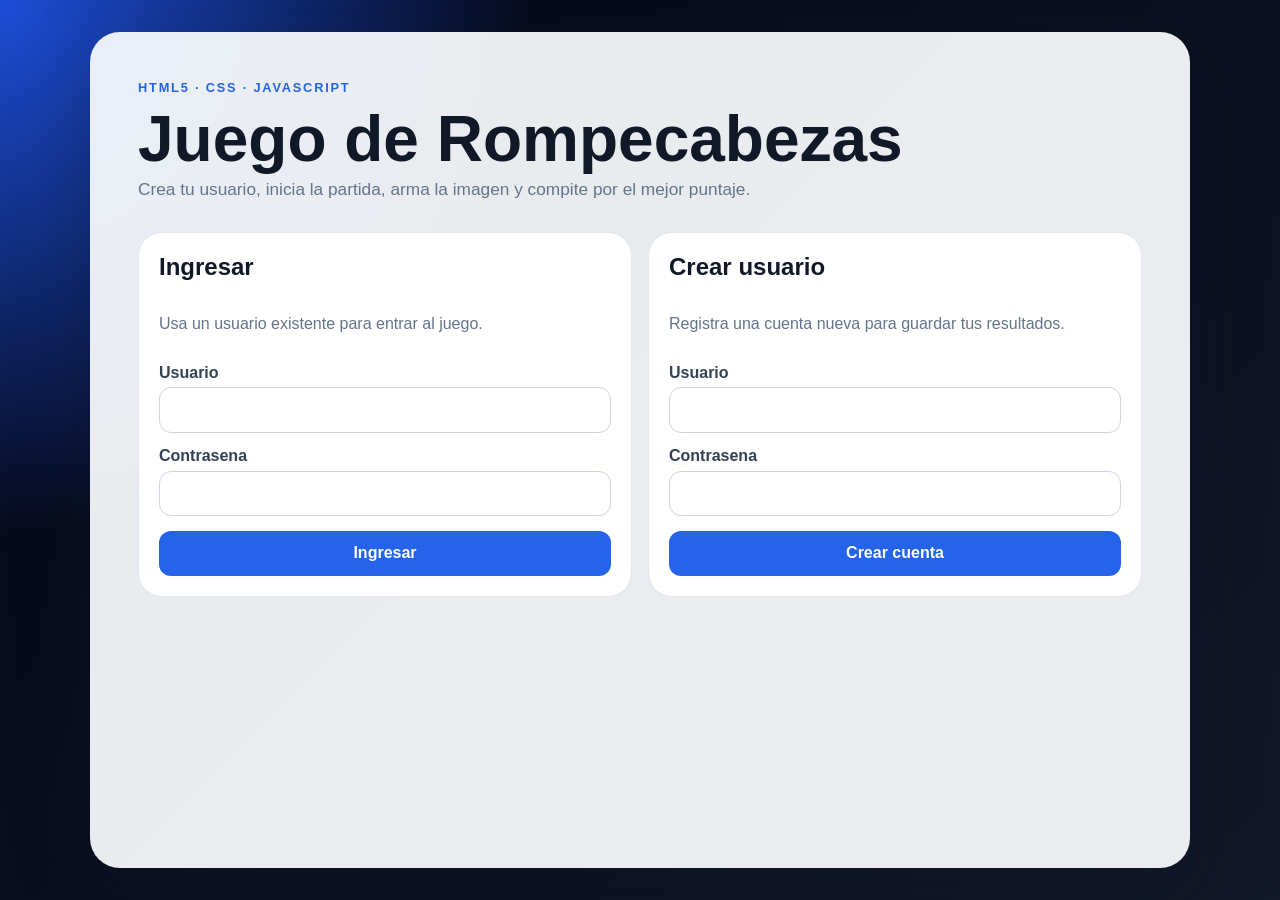
<file: index.html>
<!DOCTYPE html>
<html lang="es">
<head>
  <meta charset="UTF-8">
  <meta name="viewport" content="width=device-width, initial-scale=1.0">
  <title>Juego de Rompecabezas</title>
  <link rel="stylesheet" href="css/styles.css">
</head>
<body>
  <main class="app-shell">
    <section class="hero-card">
      <p class="eyebrow">HTML5 · CSS · JavaScript</p>
      <h1>Juego de Rompecabezas</h1>
      <p class="intro">Crea tu usuario, inicia la partida, arma la imagen y compite por el mejor puntaje.</p>
      <div id="app" class="app-view"></div>
    </section>
  </main>
  <script src="js/app.js"></script>
</body>
</html>
</file>
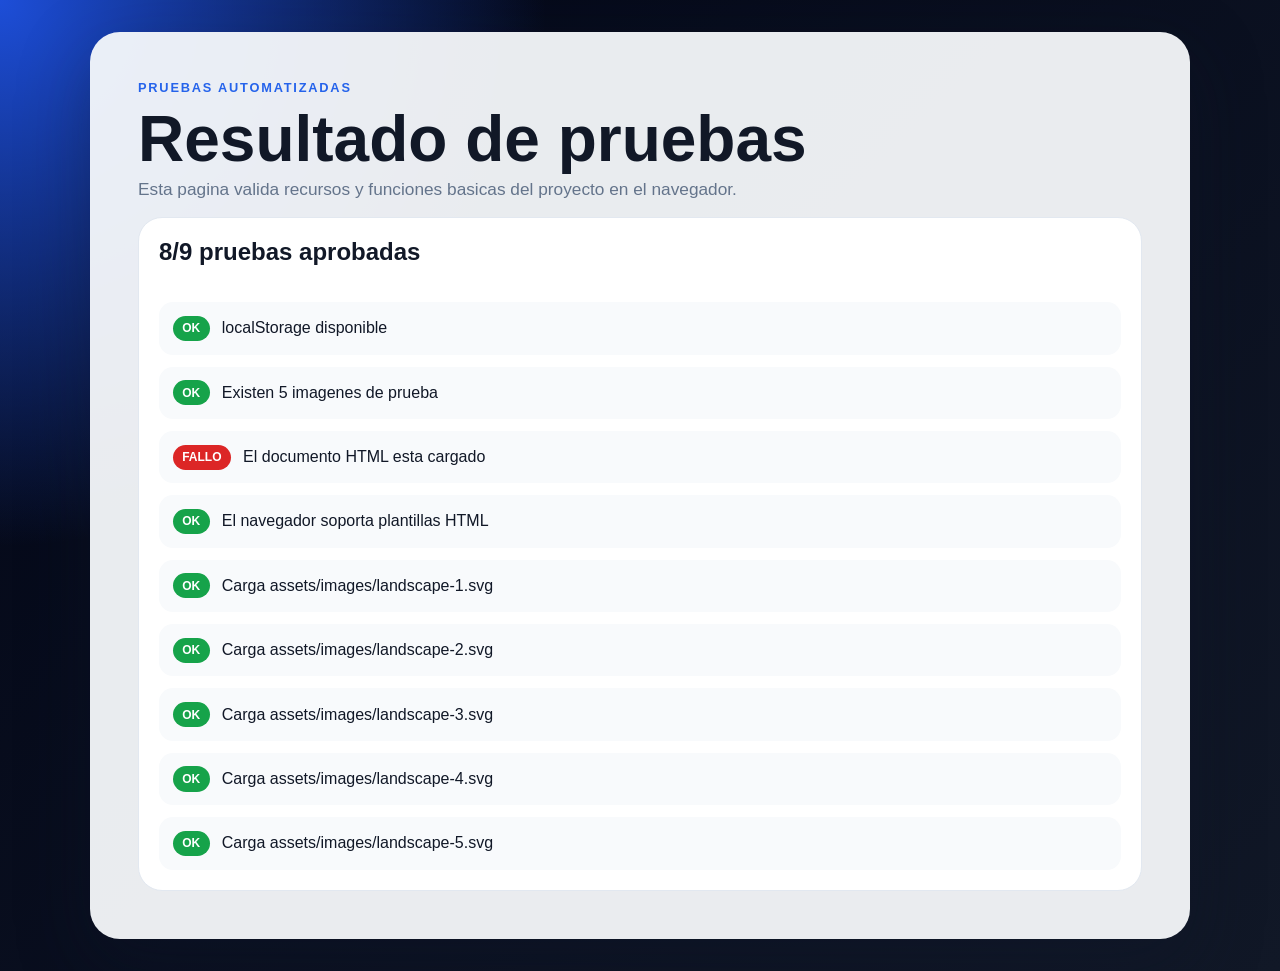
<file: tests.html>
<!DOCTYPE html>
<html lang="es">
<head>
  <meta charset="UTF-8">
  <meta name="viewport" content="width=device-width, initial-scale=1.0">
  <title>Pruebas - Juego de Rompecabezas</title>
  <link rel="stylesheet" href="css/styles.css">
</head>
<body>
  <main class="app-shell">
    <section class="hero-card">
      <p class="eyebrow">Pruebas automatizadas</p>
      <h1>Resultado de pruebas</h1>
      <p class="intro">Esta pagina valida recursos y funciones basicas del proyecto en el navegador.</p>
      <div id="test-results" class="panel test-results"></div>
    </section>
  </main>
  <script src="js/tests.js"></script>
</body>
</html>
</file>
<file: css/styles.css>
:root {
  --bg: #111827;
  --panel: #f8fafc;
  --panel-dark: #1f2937;
  --primary: #2563eb;
  --primary-dark: #1d4ed8;
  --accent: #f59e0b;
  --text: #111827;
  --muted: #64748b;
  --white: #ffffff;
  --danger: #dc2626;
  --success: #16a34a;
  --shadow: 0 24px 70px rgba(15, 23, 42, 0.35);
}

* {
  box-sizing: border-box;
}

body {
  min-height: 100vh;
  margin: 0;
  font-family: Arial, Helvetica, sans-serif;
  color: var(--text);
  background: radial-gradient(circle at top left, #1d4ed8 0, transparent 34%), linear-gradient(135deg, #020617, var(--bg));
}

button,
input {
  font: inherit;
}

button {
  border: 0;
  border-radius: 12px;
  padding: 0.85rem 1rem;
  color: var(--white);
  background: var(--primary);
  cursor: pointer;
  font-weight: 700;
  transition: transform 0.2s ease, background 0.2s ease;
}

button:hover {
  background: var(--primary-dark);
  transform: translateY(-1px);
}

button.secondary {
  color: var(--text);
  background: #e2e8f0;
}

button.secondary:hover {
  background: #cbd5e1;
}

.app-shell {
  width: min(1100px, calc(100% - 2rem));
  margin: 0 auto;
  padding: 2rem 0;
}

.hero-card {
  min-height: calc(100vh - 4rem);
  border-radius: 30px;
  padding: clamp(1.25rem, 4vw, 3rem);
  background: rgba(248, 250, 252, 0.94);
  box-shadow: var(--shadow);
}

.eyebrow {
  margin: 0 0 0.75rem;
  color: var(--primary);
  font-size: 0.8rem;
  font-weight: 800;
  letter-spacing: 0.14em;
  text-transform: uppercase;
}

h1,
h2,
h3,
p {
  margin-top: 0;
}

h1 {
  margin-bottom: 0.5rem;
  font-size: clamp(2rem, 6vw, 4rem);
  line-height: 1;
}

.intro {
  max-width: 620px;
  color: var(--muted);
  font-size: 1.08rem;
}

.app-view {
  margin-top: 2rem;
}

.panel {
  border: 1px solid #e2e8f0;
  border-radius: 24px;
  padding: 1.25rem;
  background: var(--white);
}

.message {
  margin: 1rem 0 0;
  color: var(--danger);
  font-weight: 700;
}

.message.success {
  color: var(--success);
}

.auth-grid {
  display: grid;
  grid-template-columns: repeat(2, minmax(0, 1fr));
  gap: 1rem;
}

.auth-card {
  display: grid;
  gap: 0.9rem;
}

.auth-card p {
  color: var(--muted);
}

label {
  display: grid;
  gap: 0.35rem;
  color: #334155;
  font-weight: 700;
}

input {
  width: 100%;
  border: 1px solid #cbd5e1;
  border-radius: 12px;
  padding: 0.8rem 0.9rem;
  outline: none;
}

input:focus {
  border-color: var(--primary);
  box-shadow: 0 0 0 4px rgba(37, 99, 235, 0.14);
}

.welcome-panel,
.game-home {
  display: flex;
  align-items: center;
  justify-content: space-between;
  gap: 1rem;
}

.game-home-copy {
  max-width: 560px;
}

.actions {
  display: flex;
  flex-wrap: wrap;
  gap: 0.75rem;
  margin-top: 1.25rem;
}

.preview-image,
.original-large,
.side-reference img {
  display: block;
  border-radius: 22px;
  box-shadow: 0 18px 40px rgba(15, 23, 42, 0.18);
}

.preview-image {
  width: min(320px, 100%);
}

.puzzle-stage {
  display: grid;
  gap: 1.25rem;
}

.stage-header {
  display: flex;
  align-items: flex-start;
  justify-content: space-between;
  gap: 1rem;
}

.stats {
  display: flex;
  flex-wrap: wrap;
  gap: 0.65rem;
  justify-content: flex-end;
}

.stats span {
  border-radius: 999px;
  padding: 0.65rem 0.9rem;
  background: #eff6ff;
  color: #1e3a8a;
  font-weight: 700;
}

.original-large {
  width: min(440px, 100%);
  margin: 0 auto;
}

.puzzle-layout {
  display: grid;
  grid-template-columns: minmax(280px, 480px) minmax(220px, 1fr);
  gap: 1.25rem;
  align-items: start;
}

.board {
  display: grid;
  grid-template-columns: repeat(3, 1fr);
  grid-template-rows: repeat(3, 1fr);
  aspect-ratio: 1;
  overflow: hidden;
  border: 8px solid var(--panel-dark);
  border-radius: 24px;
  background: var(--panel-dark);
}

.tile {
  display: block;
  width: 100%;
  height: 100%;
  min-width: 0;
  border: 1px solid rgba(255, 255, 255, 0.7);
  border-radius: 0;
  padding: 0;
  background-color: #e2e8f0;
  background-size: 300% 300%;
  box-shadow: inset 0 0 0 2px rgba(15, 23, 42, 0.18);
  cursor: grab;
  touch-action: none;
}

.tile:hover {
  transform: none;
}

.tile.dragging {
  cursor: grabbing;
  opacity: 0.45;
}

.side-reference {
  border-radius: 20px;
  padding: 1rem;
  background: #f8fafc;
}

.side-reference img {
  width: 100%;
  margin-bottom: 1rem;
}

.side-reference p {
  color: var(--muted);
}

.slot {
  min-width: 0;
  min-height: 0;
  background: rgba(15, 23, 42, 0.35);
}

.slot.drag-over {
  outline: 4px solid var(--accent);
  outline-offset: -6px;
}

.result-panel {
  text-align: center;
}

.result-grid {
  display: grid;
  grid-template-columns: repeat(3, 1fr);
  gap: 1rem;
  margin: 1.5rem 0;
}

.result-grid article {
  border-radius: 18px;
  padding: 1rem;
  background: #eff6ff;
}

.result-grid span {
  display: block;
  color: var(--primary);
  font-size: clamp(1.6rem, 5vw, 2.6rem);
  font-weight: 900;
}

.result-grid strong {
  color: #1e293b;
}

.ranking-panel {
  display: grid;
  gap: 1rem;
}

.ranking-list {
  display: grid;
  gap: 0.75rem;
}

.ranking-item {
  display: grid;
  grid-template-columns: auto 1fr auto auto;
  gap: 0.8rem;
  align-items: center;
  border: 1px solid #e2e8f0;
  border-radius: 16px;
  padding: 0.9rem;
  background: #f8fafc;
}

.rank-number {
  display: inline-grid;
  place-items: center;
  width: 42px;
  height: 42px;
  border-radius: 50%;
  color: var(--white);
  background: var(--panel-dark);
  font-weight: 900;
}

.ranking-item small {
  color: var(--muted);
}

.test-results {
  display: grid;
  gap: 1rem;
}

.test-list {
  display: grid;
  gap: 0.75rem;
}

.test-item {
  display: grid;
  grid-template-columns: auto 1fr;
  gap: 0.75rem;
  align-items: center;
  border-radius: 14px;
  padding: 0.85rem;
  background: #f8fafc;
}

.test-item strong {
  border-radius: 999px;
  padding: 0.35rem 0.6rem;
  color: var(--white);
  font-size: 0.75rem;
}

.test-item.passed strong {
  background: var(--success);
}

.test-item.failed strong {
  background: var(--danger);
}

.test-item small {
  grid-column: 2;
  color: var(--muted);
}

@media (max-width: 720px) {
  .app-shell {
    width: min(100% - 1rem, 1100px);
    padding: 0.5rem 0;
  }

  .hero-card {
    min-height: calc(100vh - 1rem);
    border-radius: 22px;
  }

  .auth-grid,
  .welcome-panel,
  .game-home,
  .stage-header,
  .puzzle-layout {
    grid-template-columns: 1fr;
    flex-direction: column;
    align-items: stretch;
  }

  .stats {
    justify-content: flex-start;
  }

  .result-grid,
  .ranking-item {
    grid-template-columns: 1fr;
  }
}
</file>
